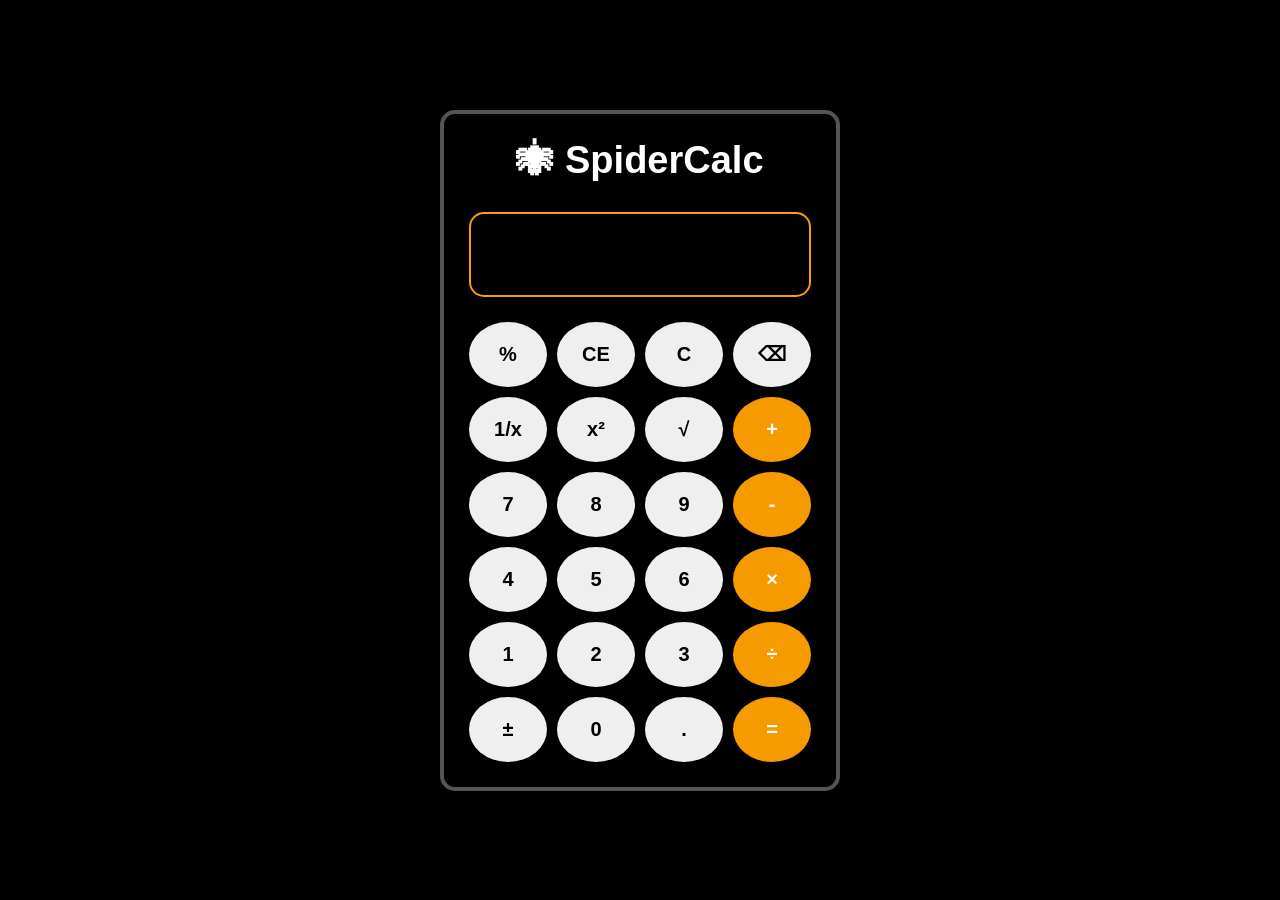
<file: calculator/index.html>
<!DOCTYPE html>
<html>
<head>

    <title>SpiderCalc</title>

    <link rel="stylesheet" href="style.css">

</head>

<body>

    <div class="calculator">

        <h1>🕷 SpiderCalc</h1>

        <input type="text" id="display" readonly>

        <div class="buttons">

           <button>%</button>
<button>CE</button>
<button>C</button>
<button>⌫</button>

<button>1/x</button>
<button>x²</button>
<button>√</button>
<button class="operator">+</button>

<button>7</button>
<button>8</button>
<button>9</button>
<button class="operator">-</button>

<button>4</button>
<button>5</button>
<button>6</button>
<button class="operator">×</button>

<button>1</button>
<button>2</button>
<button>3</button>
<button class="operator">÷</button>

<button>±</button>
<button>0</button>
<button>.</button>
<button class="operator">=</button>
        </div>
    </div>
<script src="script.js"></script>
</body>
</html>
</file>
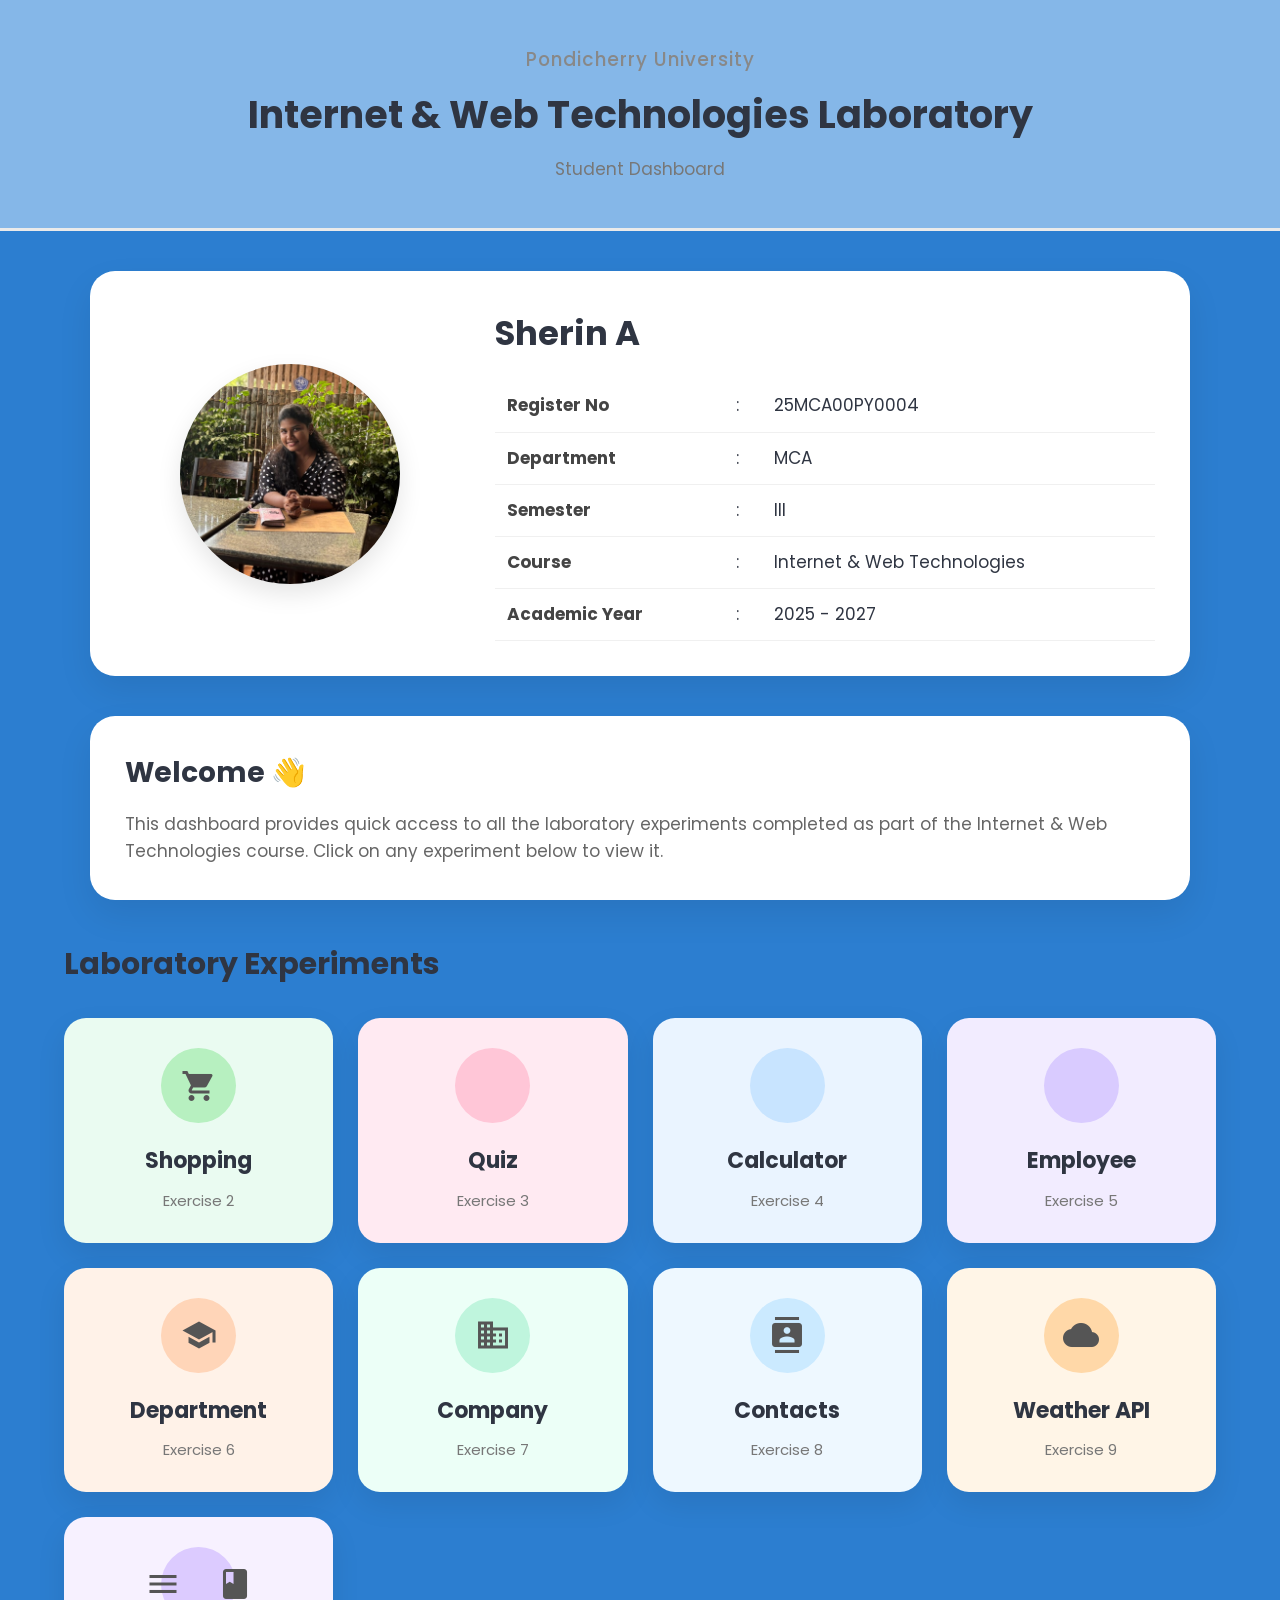
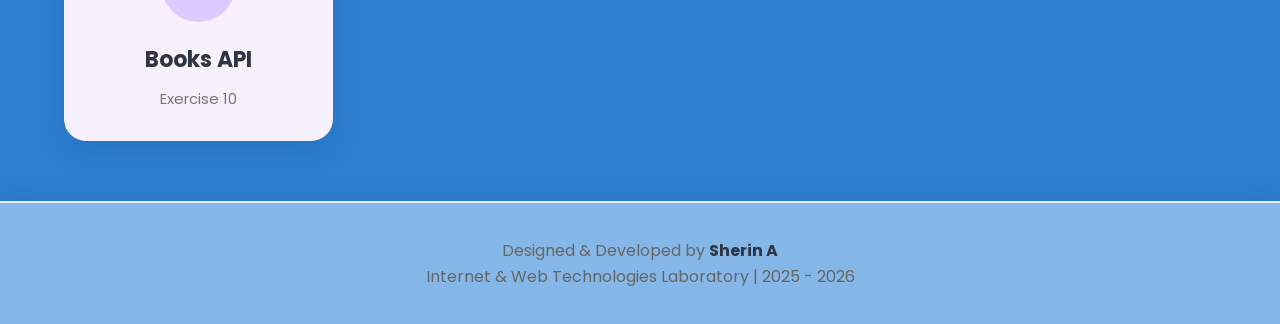
<file: lab.html>
<!DOCTYPE html>
<html lang="en">

<head>
    <meta charset="UTF-8">
    <meta name="viewport" content="width=device-width, initial-scale=1.0">
    <title>Internet & Web Technologies Lab Dashboard</title>

    <!-- Google Font -->
    <link href="https://fonts.googleapis.com/css2?family=Poppins:wght@300;400;500;600;700&display=swap" rel="stylesheet">

    <!-- Google Material Icons -->
    <link href="https://fonts.googleapis.com/icon?family=Material+Icons" rel="stylesheet">

    
    <style>
   

*{
    margin:0;
    padding:0;
    box-sizing:border-box;
}

body{
    font-family:'Poppins',sans-serif;
    background:#2c7ed0;
    color:#2F3542;
    line-height:1.6;
}



header{
    text-align:center;
    padding:45px 20px;
    background:#85b7e8;
    border-bottom:3px solid #EAEAEA;
}

header h3{
    color:#888;
    font-weight:500;
    letter-spacing:1px;
}

header h1{
    margin-top:10px;
    font-size:38px;
    color:#2F3542;
}

header p{
    margin-top:10px;
    color:#777;
    font-size:17px;
}



.profile-card{

    width:90%;
    max-width:1100px;

    margin:40px auto;

    background:white;

    border-radius:25px;

    display:flex;

    align-items:center;

    justify-content:space-between;

    padding:35px;

    box-shadow:0 15px 35px rgba(0,0,0,.08);

    gap:40px;

}


.profile-image{

    flex:1;

    display:flex;

    justify-content:center;

}

.profile-image img{

    width:220px;

    height:220px;

    border-radius:50%;

    object-fit:cover;

    border:8px #85b7e8;

    box-shadow:0 10px 25px rgba(0,0,0,.1);

}



.student-details{

    flex:2;

}

.student-details h2{

    font-size:34px;

    color:#2F3542;

    margin-bottom:20px;

}

.student-details table{

    width:100%;

    border-collapse:collapse;

}

.student-details td{

    padding:12px;

    font-size:17px;

}

.student-details tr{

    border-bottom:1px solid #F0F0F0;

}

.student-details strong{

    color:#444;

}



.welcome{

    width:90%;

    max-width:1100px;

    margin:auto;

    background:#FFFFFF;

    border-radius:25px;

    padding:35px;

    margin-bottom:40px;

    box-shadow:0 15px 35px rgba(0,0,0,.08);

}

.welcome h2{

    color:#2F3542;

    margin-bottom:15px;

    font-size:28px;

}

.welcome p{

    color:#666;

    font-size:17px;

}



.experiments{

    width:90%;

    max-width:1200px;

    margin:auto;

}

.experiments h2{

    margin-bottom:30px;

    font-size:30px;

    color:#2F3542;

}

.card-container{

    display:grid;

    grid-template-columns:repeat(auto-fit,minmax(220px,1fr));

    gap:25px;

    margin-bottom:50px;

}

.card{

    background:white;

    border-radius:22px;

    padding:30px 20px;

    text-align:center;

    text-decoration:none;

    color:#2F3542;

    box-shadow:0 12px 30px rgba(0,0,0,.08);

    transition:.35s;

    position:relative;

    overflow:hidden;

}

.card:hover{

    transform:translateY(-10px);

    box-shadow:0 18px 40px rgba(0,0,0,.12);

}

.icon-circle{

    width:75px;

    height:75px;

    border-radius:50%;

    display:flex;

    justify-content:center;

    align-items:center;

    margin:auto;

    margin-bottom:20px;

    transition:.3s;

}

.card:hover .icon-circle{

    transform:scale(1.1);

}

.icon-circle .material-icons{

    font-size:36px;

    color:#555;

}

.card h3{

    margin-bottom:10px;

    font-size:22px;

}

.card p{

    color:#777;

    font-size:15px;

}



.yellow{

    background:#FFF8D9;

}

.yellow .icon-circle{

    background:#FFE58F;

}

.green{

    background:#EAFBF1;

}

.green .icon-circle{

    background:#B7F0C0;

}

.pink{

    background:#FFEAF2;

}

.pink .icon-circle{

    background:#FFC6D7;

}

.blue{

    background:#EAF4FF;

}

.blue .icon-circle{

    background:#C8E4FF;

}

.purple{

    background:#F2ECFF;

}

.purple .icon-circle{

    background:#D9CBFF;

}

.peach{

    background:#FFF2E8;

}

.peach .icon-circle{

    background:#FFD5B8;

}

.mint{

    background:#ECFFF7;

}

.mint .icon-circle{

    background:#BFF5DD;

}

.sky{

    background:#EEF8FF;

}

.sky .icon-circle{

    background:#CBEAFF;

}

.orange{

    background:#FFF5E7;

}

.orange .icon-circle{

    background:#FFD8A8;

}

.lavender{

    background:#F7F1FF;

}

.lavender .icon-circle{

    background:#DCCBFF;

}



footer{

    margin-top:60px;

    background:#85b7e8;

    text-align:center;

    padding:35px;

    border-top:2px solid #EAEAEA;

    color:#666;

    box-shadow:0 -8px 20px rgba(0,0,0,.05);

}

footer strong{

    color:#2F3542;

}



::-webkit-scrollbar{

    width:10px;

}

::-webkit-scrollbar-track{

    background:#79afca;

}

::-webkit-scrollbar-thumb{

    background:#C9D6F0;

    border-radius:20px;

}

::-webkit-scrollbar-thumb:hover{

    background:#A9BFE8;

}


@media(max-width:900px){

.profile-card{

    flex-direction:column;

    text-align:center;

}

.student-details table{

    margin:auto;

}

.student-details td{

    text-align:left;

}

}

@media(max-width:600px){

header h1{

    font-size:28px;

}

header h3{

    font-size:18px;

}

.profile-image img{

    width:170px;

    height:170px;

}

.student-details h2{

    font-size:28px;

}

.card-container{

    grid-template-columns:1fr;

}

.card{

    padding:25px;

}

}
    </style>
</head>

<body>

  

    <header>

        <h3>Pondicherry University</h3>

        <h1>Internet & Web Technologies Laboratory</h1>

        <p>Student Dashboard</p>

    </header>

    <section class="profile-card">

        <div class="profile-image">

            <img src="sherin.jpg.jpeg" alt="Profile">

        </div>

        <div class="student-details">

            <h2>Sherin A</h2>

            <table>

                <tr>
                    <td><strong>Register No</strong></td>
                    <td>:</td>
                    <td>25MCA00PY0004</td>
                </tr>

                <tr>
                    <td><strong>Department</strong></td>
                    <td>:</td>
                    <td>MCA</td>
                </tr>

                <tr>
                    <td><strong>Semester</strong></td>
                    <td>:</td>
                    <td>III</td>
                </tr>

                <tr>
                    <td><strong>Course</strong></td>
                    <td>:</td>
                    <td>Internet & Web Technologies</td>
                </tr>

                <tr>
                    <td><strong>Academic Year</strong></td>
                    <td>:</td>
                    <td>2025 - 2027</td>
                </tr>

            </table>

        </div>

    </section>



    <section class="welcome">

        <h2>Welcome 👋</h2>

        <p>

            This dashboard provides quick access to all the
            laboratory experiments completed as part of the
            Internet & Web Technologies course.

            Click on any experiment below to view it.

        </p>

    </section>

    

    <section class="experiments">

        <h2>Laboratory Experiments</h2>

        <div class="card-container">
            <a href="shopping website/shopping.html" class="card green">

                <div class="icon-circle">

                    <span class="material-icons">shopping_cart</span>

                </div>

                <h3>Shopping</h3>

                <p>Exercise 2</p>

            </a>

            

           <a href="quiz/quiz.html" class="card pink">

                <div class="icon-circle">

                    <span class="material-icons">quiz</span>

                </div>

                <h3>Quiz</h3>

                <p>Exercise 3</p>

            </a>

            

            <a href="calculator/calculator.html" class="card blue">

                <div class="icon-circle">

                    <span class="material-icons">calculate</span>

                </div>

                <h3>Calculator</h3>

                <p>Exercise 4</p>

            </a>

       

            <a href="employee.html" class="card purple">

                <div class="icon-circle">

                    <span class="material-icons">badge</span>

                </div>

                <h3>Employee</h3>

                <p>Exercise 5</p>

            </a>

           

            <a href="department.html" class="card peach">

                <div class="icon-circle">

                    <span class="material-icons">school</span>

                </div>

                <h3>Department</h3>

                <p>Exercise 6</p>

            </a>


            <a href="company.html" class="card mint">

                <div class="icon-circle">

                    <span class="material-icons">business</span>

                </div>

                <h3>Company</h3>

                <p>Exercise 7</p>

            </a>

           

            <a href="contact.html" class="card sky">

                <div class="icon-circle">

                    <span class="material-icons">contacts</span>

                </div>

                <h3>Contacts</h3>

                <p>Exercise 8</p>

            </a>

           

            <a href="weather.html" class="card orange">

                <div class="icon-circle">

                    <span class="material-icons">cloud</span>

                </div>

                <h3>Weather API</h3>

                <p>Exercise 9</p>

            </a>

           

            <a href="books.html" class="card lavender">

                <div class="icon-circle">

                    <span class="material-icons">menu_book</span>

                </div>

                <h3>Books API</h3>

                <p>Exercise 10</p>

            </a>

        </div>

    </section>


    <footer>

        <p>

            Designed & Developed by <strong>Sherin A</strong>

        </p>

        <p>

            Internet & Web Technologies Laboratory | 2025 - 2026

        </p>

    </footer>

</body>

</html>
</file>
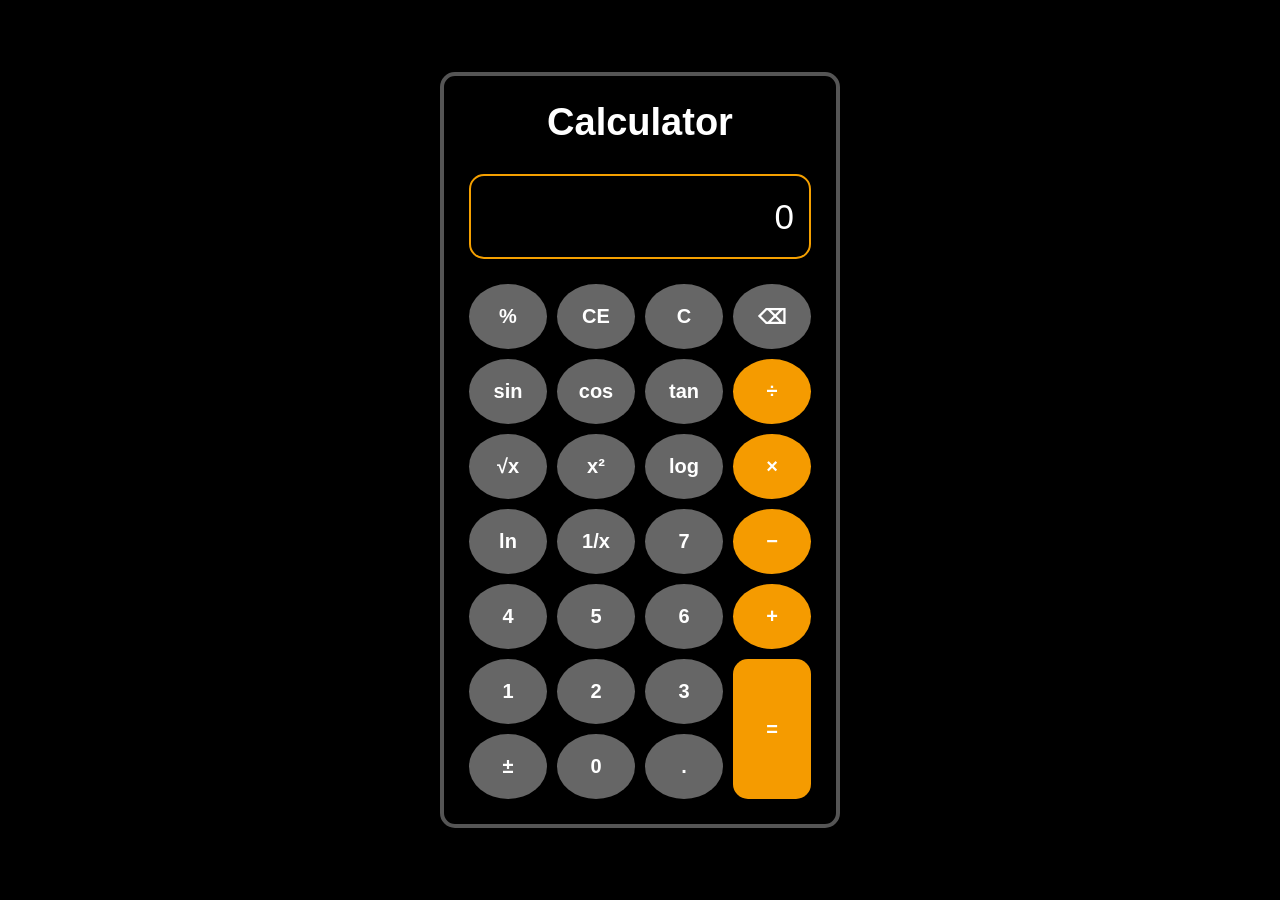
<file: calculator/calculator.html>
<!DOCTYPE html>
<html lang="en">
<head>
    <meta charset="UTF-8">
    <meta name="viewport" content="width=device-width, initial-scale=1.0">

    <title>Scientific Calculator</title>

    <link rel="stylesheet" href="calculator.css">
</head>

<body>

    <div class="calculator">

        <h1>Calculator</h1>

        <input type="text" id="display" value="0" readonly>

        <div class="buttons">

            <button class="function" onclick="calculate('percent')">%</button>
            <button class="function" onclick="clearEntry()">CE</button>
            <button class="function" onclick="clearAll()">C</button>
            <button class="function" onclick="backspace()">⌫</button>

            <button class="scientific" onclick="calculate('sin')">sin</button>
            <button class="scientific" onclick="calculate('cos')">cos</button>
            <button class="scientific" onclick="calculate('tan')">tan</button>
            <button class="operator" onclick="chooseOperator('/')">÷</button>

            <button class="scientific" onclick="calculate('sqrt')">√x</button>
            <button class="scientific" onclick="calculate('square')">x²</button>
            <button class="scientific" onclick="calculate('log')">log</button>
            <button class="operator" onclick="chooseOperator('*')">×</button>

            <button class="scientific" onclick="calculate('ln')">ln</button>
            <button class="scientific" onclick="calculate('reciprocal')">1/x</button>
            <button class="number" onclick="addNumber('7')">7</button>
            <button class="operator" onclick="chooseOperator('-')">−</button>

            <button class="number" onclick="addNumber('4')">4</button>
            <button class="number" onclick="addNumber('5')">5</button>
            <button class="number" onclick="addNumber('6')">6</button>
            <button class="operator" onclick="chooseOperator('+')">+</button>

            <button class="number" onclick="addNumber('1')">1</button>
            <button class="number" onclick="addNumber('2')">2</button>
            <button class="number" onclick="addNumber('3')">3</button>
            <button class="equal" onclick="calculateResult()">=</button>

            <button class="function" onclick="changeSign()">±</button>
            <button class="number" onclick="addNumber('0')">0</button>
            <button class="number" onclick="addNumber('.')">.</button>

        </div>

    </div>

    <script src="calculator.js"></script>

</body>
</html>
</file>
<file: calculator/style.css>
* {
    margin: 0;
    padding: 0;
    box-sizing: border-box;
    font-family: Arial, sans-serif;
}

body {
    min-height: 100vh;
    background: black;

    display: flex;
    justify-content: center;
    align-items: center;
}

.calculator {
    width: 400px;
    padding: 25px;

    border: 4px solid #555;
    border-radius: 15px;

    background: black;
}

.calculator h1 {
    color: white;
    text-align: center;
    font-size: 38px;
    margin-bottom: 30px;
}

#display {
    width: 100%;
    height: 85px;

    background: black;
    color: white;

    border: 2px solid #f5a000;
    border-radius: 15px;

    text-align: right;
    font-size: 35px;

    padding: 15px;
    margin-bottom: 25px;
}

.buttons {
    display: grid;
    grid-template-columns: repeat(4, 1fr);
    gap: 10px;
}

button {
    height: 65px;

    border: none;
    border-radius: 50%;

    font-size: 20px;
    font-weight: bold;

    cursor: pointer;
}

.number,
.function,
.scientific {
    background: #666;
    color: white;
}

.operator,
.equal {
    background: #f59b00;
    color: white;
}

button:hover {
    opacity: 0.8;
}

.equal {
    border-radius: 15px;
    height: 140px;
    grid-row: span 2;
}

@media (max-width: 500px) {

    .calculator {
        width: 95%;
        padding: 20px;
    }

    .calculator h1 {
        font-size: 30px;
    }

    #display {
        font-size: 28px;
    }

    button {
        height: 55px;
        font-size: 17px;
    }

    .equal {
        height: 120px;
    }
}
</file>
<file: calculator/calculator.css>
* {
    margin: 0;
    padding: 0;
    box-sizing: border-box;
    font-family: Arial, sans-serif;
}

body {
    min-height: 100vh;
    background: black;

    display: flex;
    justify-content: center;
    align-items: center;
}

.calculator {
    width: 400px;
    padding: 25px;

    border: 4px solid #555;
    border-radius: 15px;

    background: black;
}

.calculator h1 {
    color: white;
    text-align: center;
    font-size: 38px;
    margin-bottom: 30px;
}

#display {
    width: 100%;
    height: 85px;

    background: black;
    color: white;

    border: 2px solid #f5a000;
    border-radius: 15px;

    text-align: right;
    font-size: 35px;

    padding: 15px;
    margin-bottom: 25px;
}

.buttons {
    display: grid;
    grid-template-columns: repeat(4, 1fr);
    gap: 10px;
}

button {
    height: 65px;

    border: none;
    border-radius: 50%;

    font-size: 20px;
    font-weight: bold;

    cursor: pointer;
}

.number,
.function,
.scientific {
    background: #666;
    color: white;
}

.operator,
.equal {
    background: #f59b00;
    color: white;
}

button:hover {
    opacity: 0.8;
}

.equal {
    border-radius: 15px;
    height: 140px;
    grid-row: span 2;
}

@media (max-width: 500px) {

    .calculator {
        width: 95%;
        padding: 20px;
    }

    .calculator h1 {
        font-size: 30px;
    }

    #display {
        font-size: 28px;
    }

    button {
        height: 55px;
        font-size: 17px;
    }

    .equal {
        height: 120px;
    }
}
</file>
